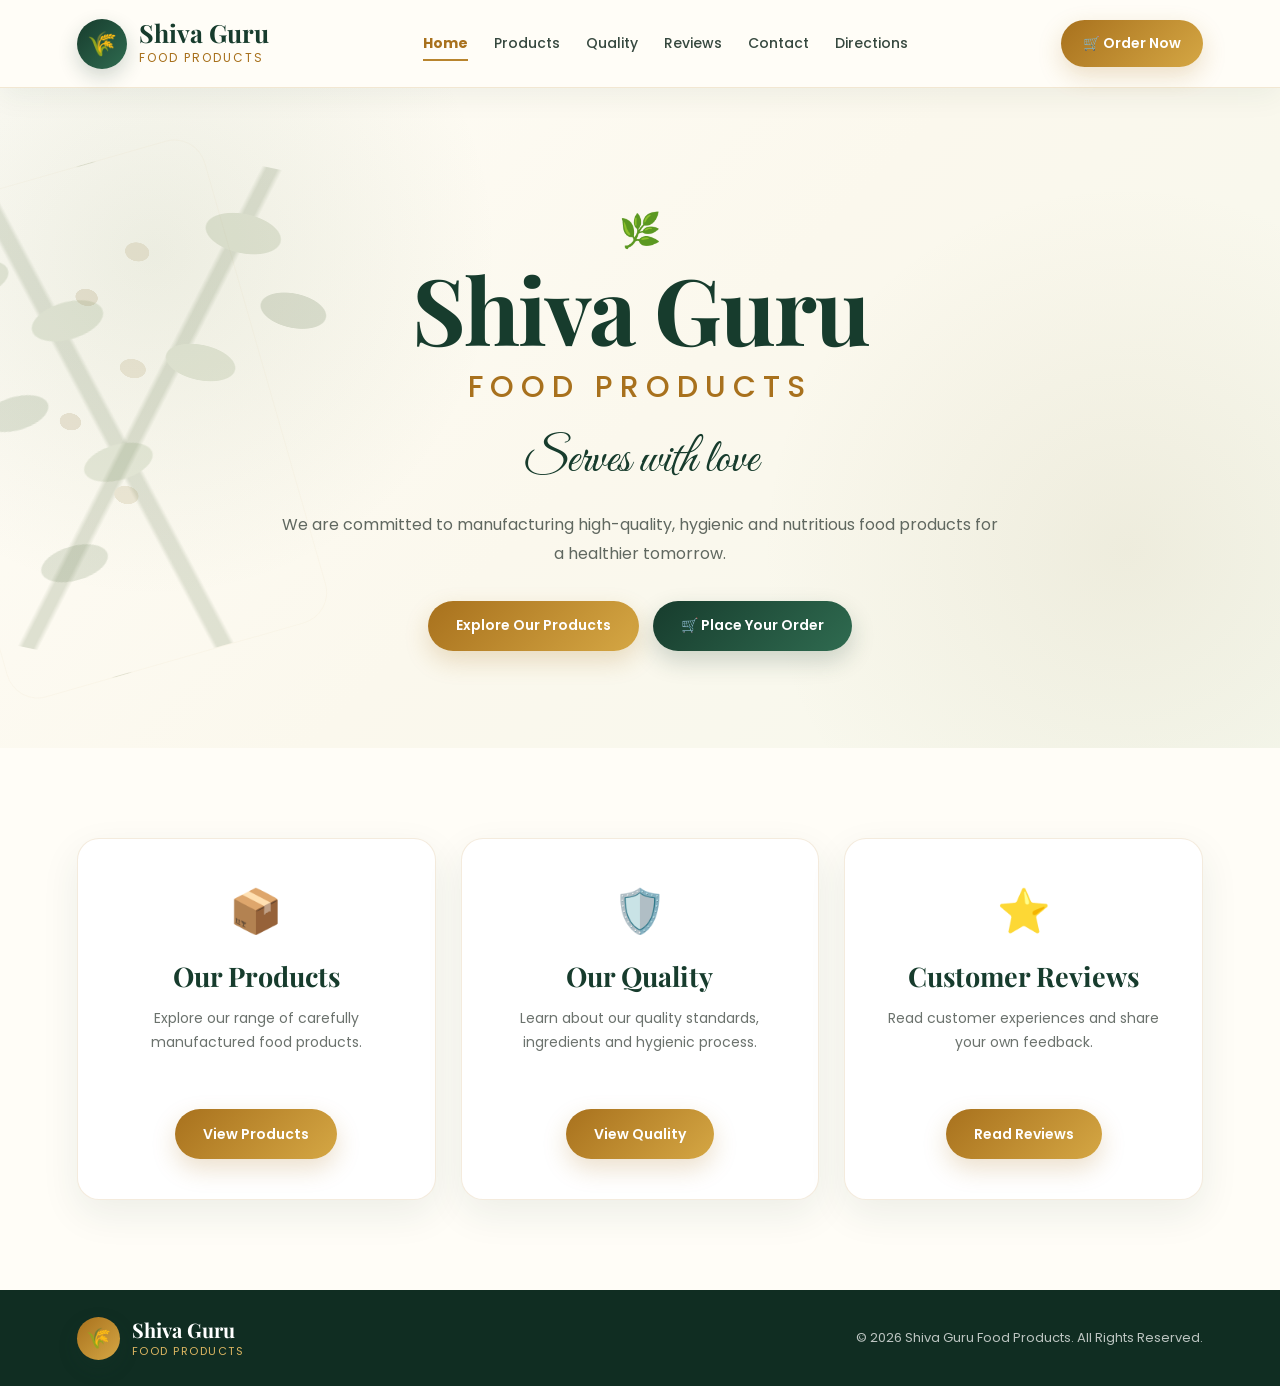
<file: index.html>
<!DOCTYPE html>
<html lang="en">
<head>
  <meta charset="UTF-8">
  <meta name="viewport" content="width=device-width, initial-scale=1.0">

  <title>Shiva Guru Food Products</title>

  <link
    href="https://fonts.googleapis.com/css2?family=Playfair+Display:wght@600;700;800&family=Poppins:wght@300;400;500;600;700&family=Great+Vibes&display=swap"
    rel="stylesheet"
  >

  <link rel="stylesheet" href="style.css">
</head>

<body>

  <div class="bg-line factory"></div>
  <div class="bg-line jar"></div>
  <div class="bg-line wheat"></div>

  <header class="navbar">
    <a href="index.html" class="brand">
      <div class="logo">🌾</div>

      <div>
        <h2>Shiva Guru</h2>
        <p>Food Products</p>
      </div>
    </a>

    <nav>
      <a href="index.html" class="active">Home</a>
      <a href="products.html">Products</a>
      <a href="quality.html">Quality</a>
      <a href="reviews.html">Reviews</a>
      <a href="contact.html">Contact</a>
      <a href="directions.html">Directions</a>
    </nav>

    <a href="products.html#order" class="nav-btn">
      🛒 Order Now
    </a>
  </header>

  <main>
    <section class="hero">
      <div class="hero-content">
        <div class="small-icon">🌿</div>

        <h1>Shiva Guru</h1>
        <h3>Food Products</h3>

        <p class="slogan">Serves with love</p>

        <p class="hero-text">
          We are committed to manufacturing high-quality, hygienic and
          nutritious food products for a healthier tomorrow.
        </p>

        <div class="hero-buttons">
          <a href="products.html" class="main-btn">
            Explore Our Products
          </a>

          <a href="products.html#order" class="main-btn order-main-btn">
            🛒 Place Your Order
          </a>
        </div>
      </div>
    </section>

    <section class="home-navigation-section">
      <div class="home-navigation-grid">

        <article class="home-navigation-card">
          <span>📦</span>
          <h2>Our Products</h2>
          <p>
            Explore our range of carefully manufactured food products.
          </p>
          <a href="products.html" class="main-btn">View Products</a>
        </article>

        <article class="home-navigation-card">
          <span>🛡️</span>
          <h2>Our Quality</h2>
          <p>
            Learn about our quality standards, ingredients and hygienic process.
          </p>
          <a href="quality.html" class="main-btn">View Quality</a>
        </article>

        <article class="home-navigation-card">
          <span>⭐</span>
          <h2>Customer Reviews</h2>
          <p>
            Read customer experiences and share your own feedback.
          </p>
          <a href="reviews.html" class="main-btn">Read Reviews</a>
        </article>

      </div>
    </section>
  </main>

  <footer>
    <div class="footer-brand">
      <div class="logo">🌾</div>

      <div>
        <h3>Shiva Guru</h3>
        <p>Food Products</p>
      </div>
    </div>

    <p>© 2026 Shiva Guru Food Products. All Rights Reserved.</p>
  </footer>

  <script src="script.js"></script>
</body>
</html>
</file>
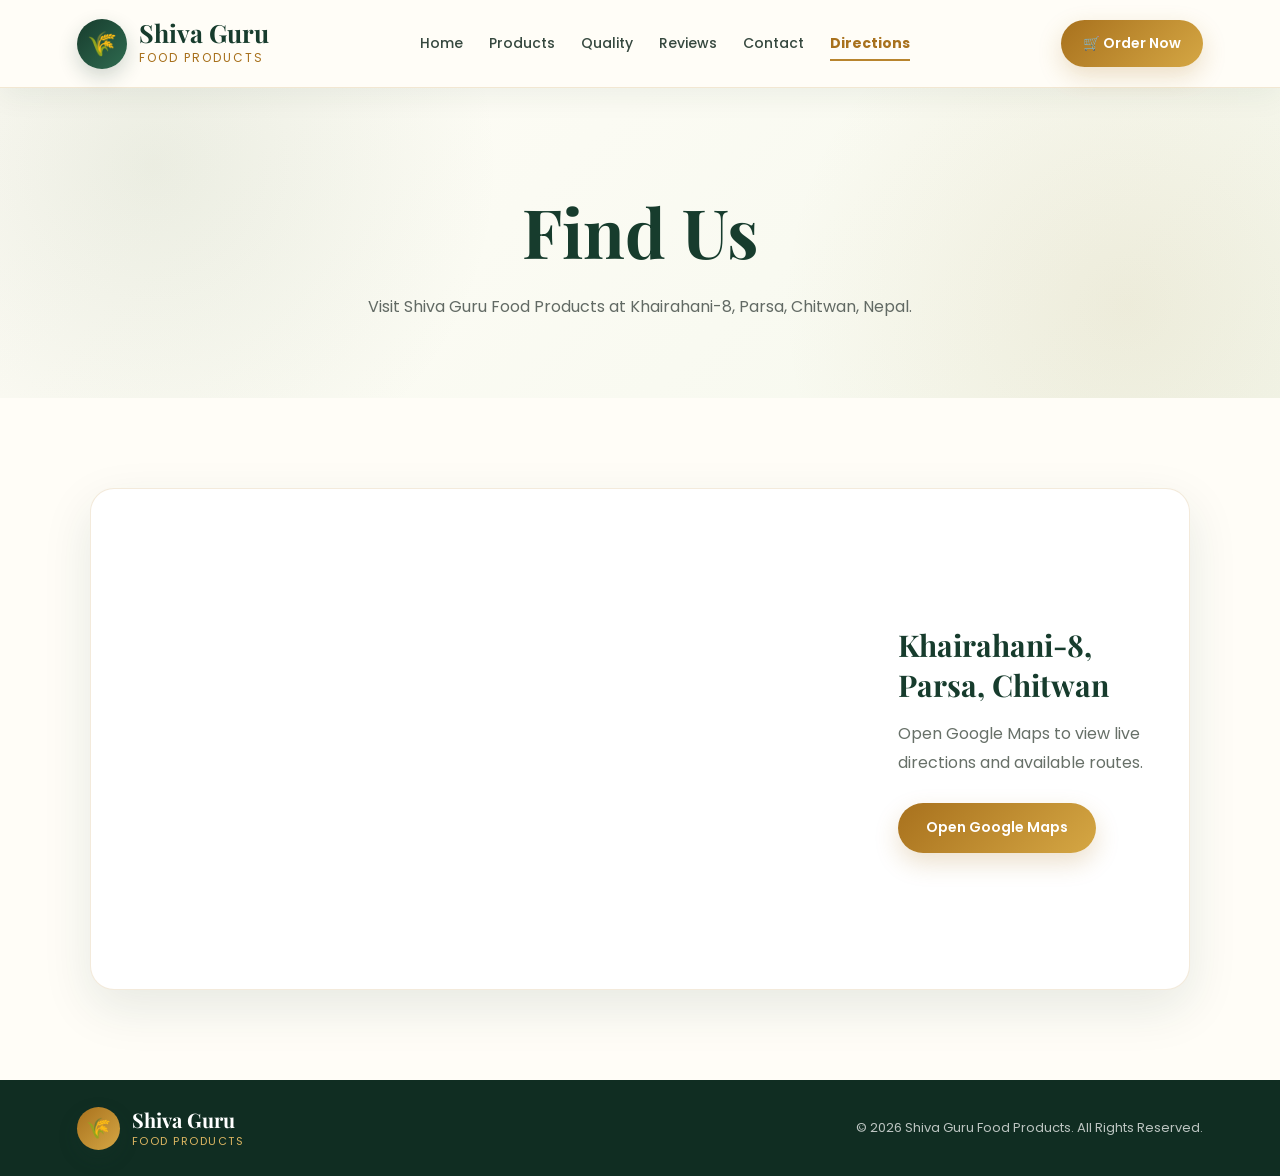
<file: directions.html>
<!DOCTYPE html>
<html lang="en">
<head>
  <meta charset="UTF-8">
  <meta name="viewport" content="width=device-width, initial-scale=1.0">

  <title>Directions | Shiva Guru Food Products</title>

  <link
    href="https://fonts.googleapis.com/css2?family=Playfair+Display:wght@600;700;800&family=Poppins:wght@300;400;500;600;700&family=Great+Vibes&display=swap"
    rel="stylesheet"
  >

  <link rel="stylesheet" href="style.css">
</head>

<body>

  <header class="navbar">
    <a href="index.html" class="brand">
      <div class="logo">🌾</div>

      <div>
        <h2>Shiva Guru</h2>
        <p>Food Products</p>
      </div>
    </a>

    <nav>
      <a href="index.html">Home</a>
      <a href="products.html">Products</a>
      <a href="quality.html">Quality</a>
      <a href="reviews.html">Reviews</a>
      <a href="contact.html">Contact</a>
      <a href="directions.html" class="active">Directions</a>
    </nav>

    <a href="products.html#order" class="nav-btn">
      🛒 Order Now
    </a>
  </header>

  <main>
    <section class="page-hero">
      <h1>Find Us</h1>

      <p>
        Visit Shiva Guru Food Products at Khairahani-8, Parsa,
        Chitwan, Nepal.
      </p>
    </section>

    <section class="directions-section">
      <div class="map-card">

        <iframe
          title="Shiva Guru Food Products location"
          src="https://www.google.com/maps?q=Khairahani-8%2C%20Parsa%2C%20Chitwan%2C%20Nepal&output=embed"
          loading="lazy"
          allowfullscreen
        ></iframe>

        <div class="map-details">
          <h2>Khairahani-8, Parsa, Chitwan</h2>

          <p>
            Open Google Maps to view live directions and available routes.
          </p>

          <a
            class="main-btn"
            href="https://www.google.com/maps/search/?api=1&query=Khairahani-8%2C+Parsa%2C+Chitwan%2C+Nepal"
            target="_blank"
            rel="noopener noreferrer"
          >
            Open Google Maps
          </a>
        </div>

      </div>
    </section>
  </main>

  <footer>
    <div class="footer-brand">
      <div class="logo">🌾</div>

      <div>
        <h3>Shiva Guru</h3>
        <p>Food Products</p>
      </div>
    </div>

    <p>© 2026 Shiva Guru Food Products. All Rights Reserved.</p>
  </footer>

  <script src="script.js"></script>
</body>
</html>
</file>
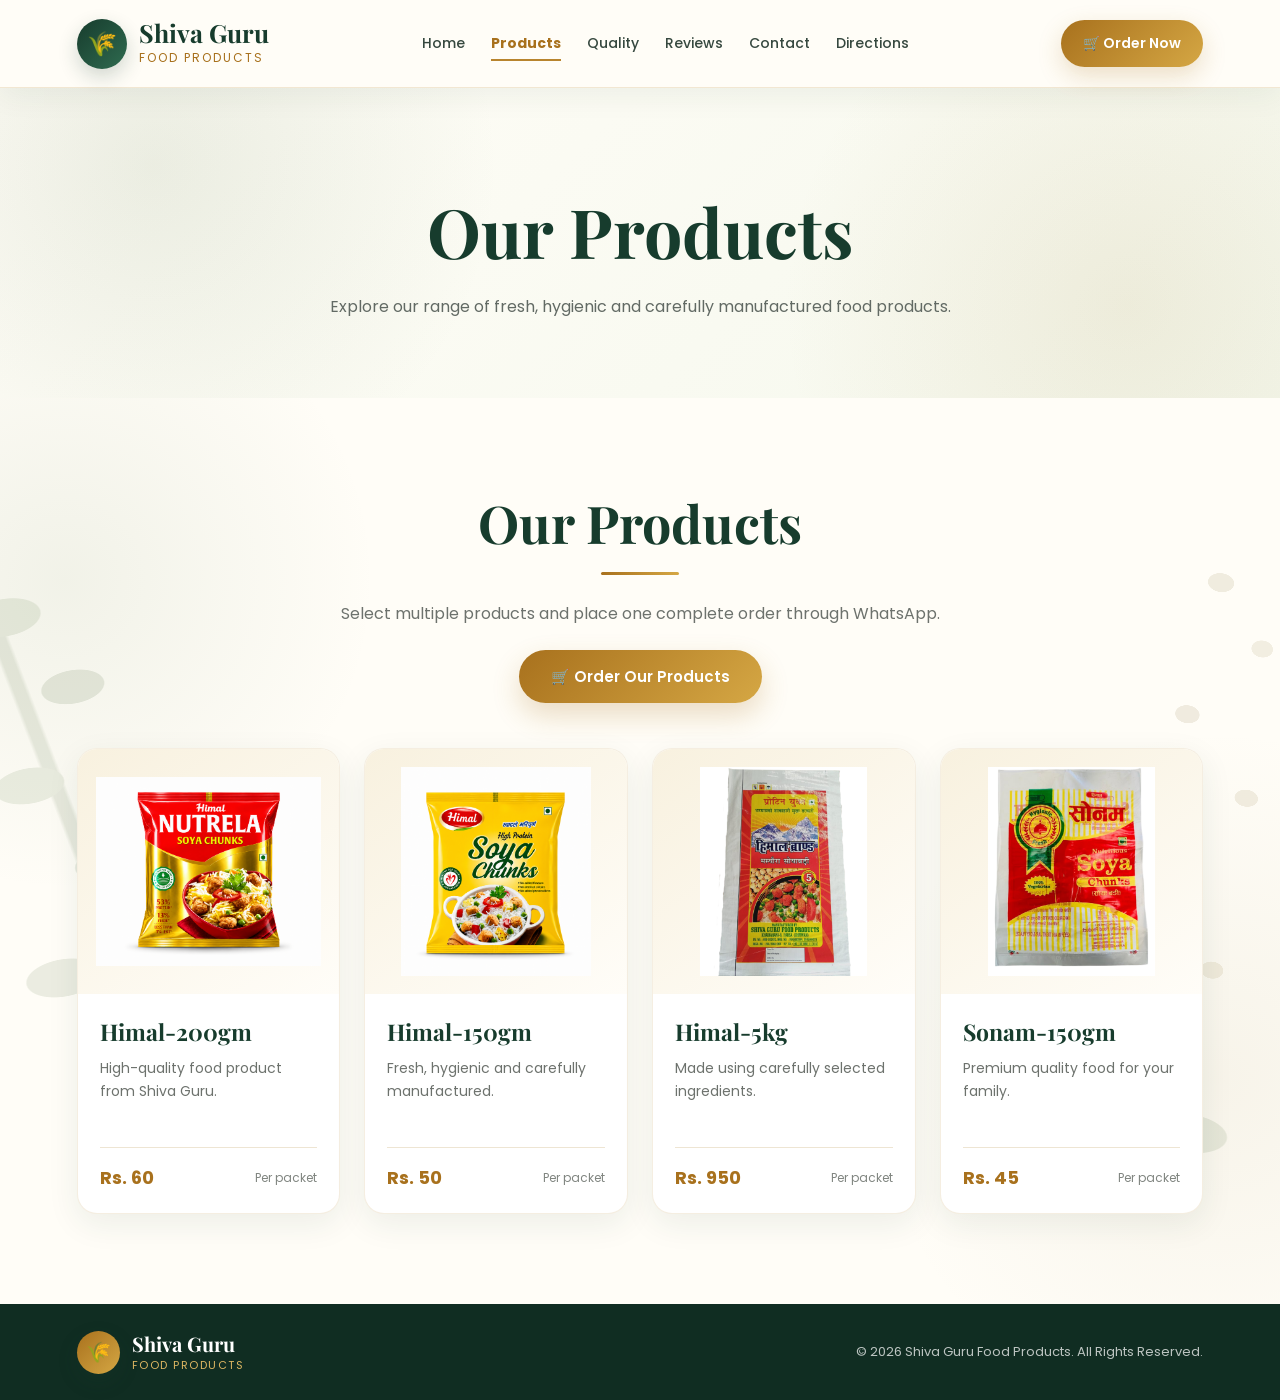
<file: products.html>
<!DOCTYPE html>
<html lang="en">
<head>
  <meta charset="UTF-8">
  <meta name="viewport" content="width=device-width, initial-scale=1.0">

  <title>Products | Shiva Guru Food Products</title>

  <link
    href="https://fonts.googleapis.com/css2?family=Playfair+Display:wght@600;700;800&family=Poppins:wght@300;400;500;600;700&family=Great+Vibes&display=swap"
    rel="stylesheet"
  >

  <link rel="stylesheet" href="style.css">
</head>

<body>

  <div class="bg-line factory"></div>
  <div class="bg-line jar"></div>
  <div class="bg-line wheat"></div>

  <header class="navbar">
    <a href="index.html" class="brand">
      <div class="logo">🌾</div>

      <div>
        <h2>Shiva Guru</h2>
        <p>Food Products</p>
      </div>
    </a>

    <nav>
      <a href="index.html">Home</a>
      <a href="products.html" class="active">Products</a>
      <a href="quality.html">Quality</a>
      <a href="reviews.html">Reviews</a>
      <a href="contact.html">Contact</a>
      <a href="directions.html">Directions</a>
    </nav>

    <button class="nav-btn" type="button" onclick="openOrderModal()">
      🛒 Order Now
    </button>
  </header>

  <main>
    <section class="page-hero">
      <h1>Our Products</h1>

      <p>
        Explore our range of fresh, hygienic and carefully manufactured
        food products.
      </p>
    </section>

    <section class="products">
      <h2>Our Products</h2>

      <div class="divider"></div>

      <p class="section-description">
        Select multiple products and place one complete order through WhatsApp.
      </p>

      <button
        class="all-products-order-btn"
        type="button"
        onclick="openOrderModal()"
      >
        🛒 Order Our Products
      </button>

      <div class="product-grid" id="productGrid"></div>
    </section>
  </main>

  <footer>
    <div class="footer-brand">
      <div class="logo">🌾</div>

      <div>
        <h3>Shiva Guru</h3>
        <p>Food Products</p>
      </div>
    </div>

    <p>© 2026 Shiva Guru Food Products. All Rights Reserved.</p>
  </footer>

  <!-- Order modal -->
  <div class="modal" id="orderModal">
    <div class="modal-content combined-order-modal">

      <button
        class="close-btn"
        type="button"
        onclick="closeOrderModal()"
        aria-label="Close order form"
      >
        ×
      </button>

      <div class="order-heading">
        <h2>Place Your Order</h2>

        <p>
          Select products, enter your information and send the order on WhatsApp.
        </p>
      </div>

      <div class="order-layout">

        <div class="order-products-side">
          <h3>Select Products</h3>

          <div id="orderProductList" class="order-product-list"></div>
        </div>

        <div class="customer-details-side">
          <h3>Your Details</h3>

          <label for="customerName">Full Name</label>

          <input
            type="text"
            id="customerName"
            placeholder="Enter your full name"
          >

          <label for="customerPhone">Contact Number</label>

          <input
            type="tel"
            id="customerPhone"
            placeholder="Enter your contact number"
          >

          <label for="customerAddress">Delivery Address</label>

          <textarea
            id="customerAddress"
            placeholder="Enter your complete delivery address"
            rows="4"
          ></textarea>

          <label for="customerNote">Additional Note</label>

          <textarea
            id="customerNote"
            placeholder="Any special instructions"
            rows="3"
          ></textarea>

          <div class="order-summary">
            <div class="summary-row">
              <span>Selected items</span>
              <strong id="selectedItemsCount">0</strong>
            </div>

            <div class="summary-row total-row">
              <span>Total Price</span>
              <strong id="orderTotal">Rs. 0</strong>
            </div>
          </div>

          <button
            class="send-order-btn"
            type="button"
            onclick="sendCompleteOrder()"
          >
            Send Order on WhatsApp
          </button>

          <p class="order-warning" id="orderWarning"></p>
        </div>

      </div>
    </div>
  </div>

  <script src="script.js"></script>
</body>
</html>
</file>
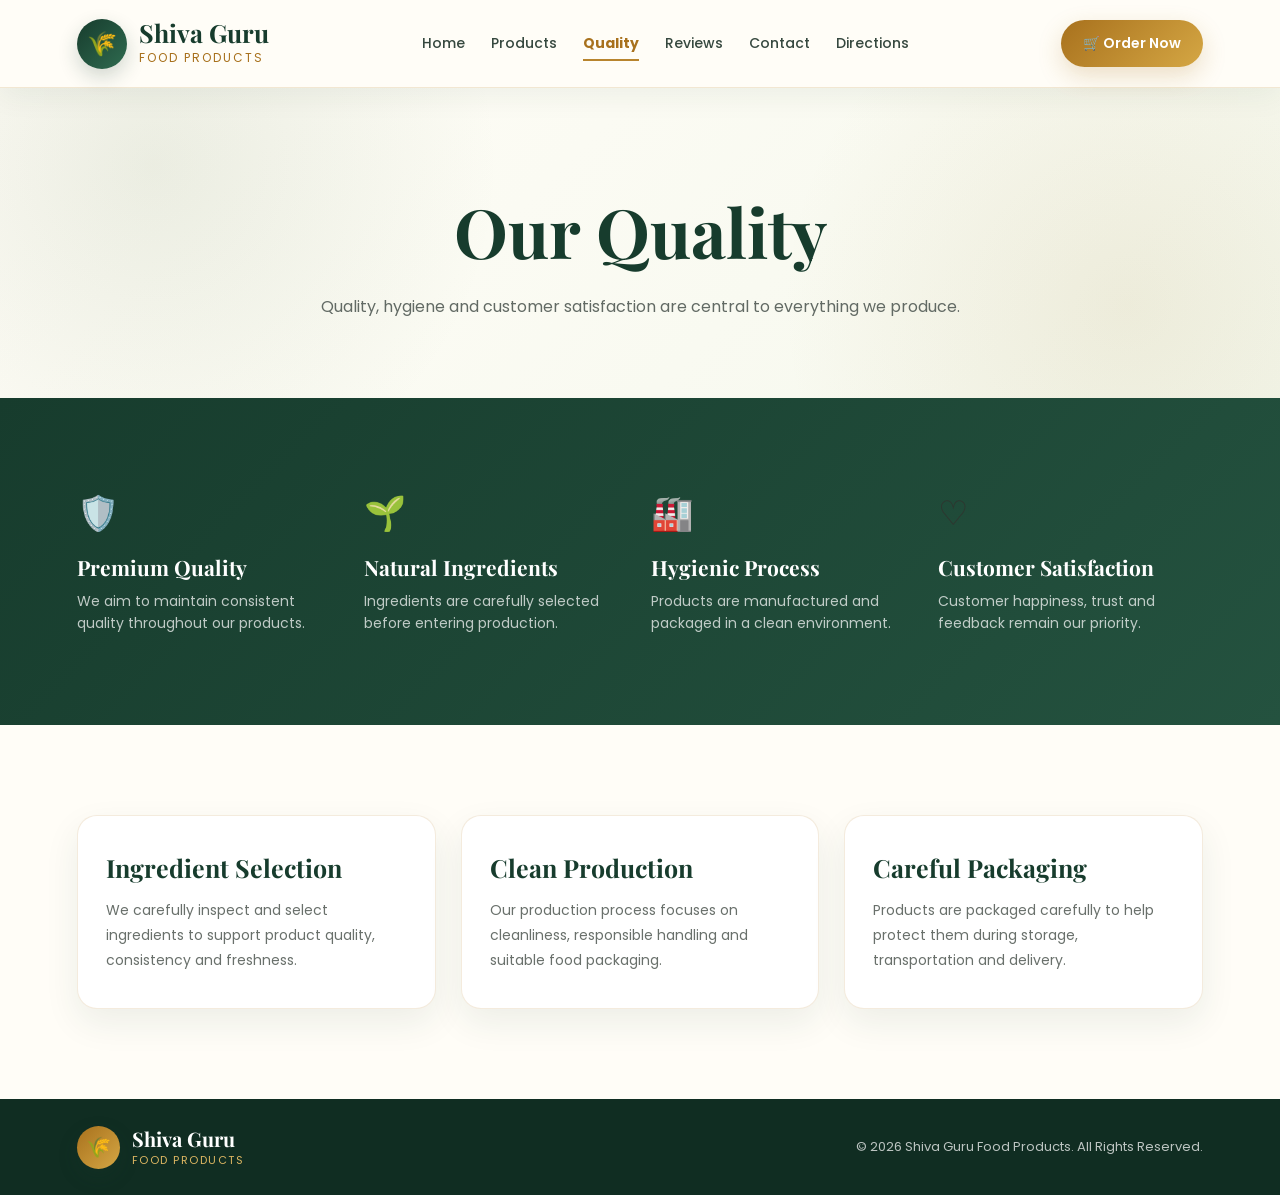
<file: quality.html>
<!DOCTYPE html>
<html lang="en">
<head>
  <meta charset="UTF-8">
  <meta name="viewport" content="width=device-width, initial-scale=1.0">

  <title>Quality | Shiva Guru Food Products</title>

  <link
    href="https://fonts.googleapis.com/css2?family=Playfair+Display:wght@600;700;800&family=Poppins:wght@300;400;500;600;700&family=Great+Vibes&display=swap"
    rel="stylesheet"
  >

  <link rel="stylesheet" href="style.css">
</head>

<body>

  <header class="navbar">
    <a href="index.html" class="brand">
      <div class="logo">🌾</div>

      <div>
        <h2>Shiva Guru</h2>
        <p>Food Products</p>
      </div>
    </a>

    <nav>
      <a href="index.html">Home</a>
      <a href="products.html">Products</a>
      <a href="quality.html" class="active">Quality</a>
      <a href="reviews.html">Reviews</a>
      <a href="contact.html">Contact</a>
      <a href="directions.html">Directions</a>
    </nav>

    <a href="products.html#order" class="nav-btn">
      🛒 Order Now
    </a>
  </header>

  <main>
    <section class="page-hero">
      <h1>Our Quality</h1>

      <p>
        Quality, hygiene and customer satisfaction are central to everything
        we produce.
      </p>
    </section>

    <section class="quality quality-page">
      <div class="quality-box">

        <article>
          <span>🛡️</span>
          <h4>Premium Quality</h4>
          <p>
            We aim to maintain consistent quality throughout our products.
          </p>
        </article>

        <article>
          <span>🌱</span>
          <h4>Natural Ingredients</h4>
          <p>
            Ingredients are carefully selected before entering production.
          </p>
        </article>

        <article>
          <span>🏭</span>
          <h4>Hygienic Process</h4>
          <p>
            Products are manufactured and packaged in a clean environment.
          </p>
        </article>

        <article>
          <span>♡</span>
          <h4>Customer Satisfaction</h4>
          <p>
            Customer happiness, trust and feedback remain our priority.
          </p>
        </article>

      </div>
    </section>

    <section class="quality-information">
      <div class="quality-information-container">

        <article class="information-card">
          <h2>Ingredient Selection</h2>

          <p>
            We carefully inspect and select ingredients to support product
            quality, consistency and freshness.
          </p>
        </article>

        <article class="information-card">
          <h2>Clean Production</h2>

          <p>
            Our production process focuses on cleanliness, responsible handling
            and suitable food packaging.
          </p>
        </article>

        <article class="information-card">
          <h2>Careful Packaging</h2>

          <p>
            Products are packaged carefully to help protect them during storage,
            transportation and delivery.
          </p>
        </article>

      </div>
    </section>
  </main>

  <footer>
    <div class="footer-brand">
      <div class="logo">🌾</div>

      <div>
        <h3>Shiva Guru</h3>
        <p>Food Products</p>
      </div>
    </div>

    <p>© 2026 Shiva Guru Food Products. All Rights Reserved.</p>
  </footer>

  <script src="script.js"></script>
</body>
</html>
</file>
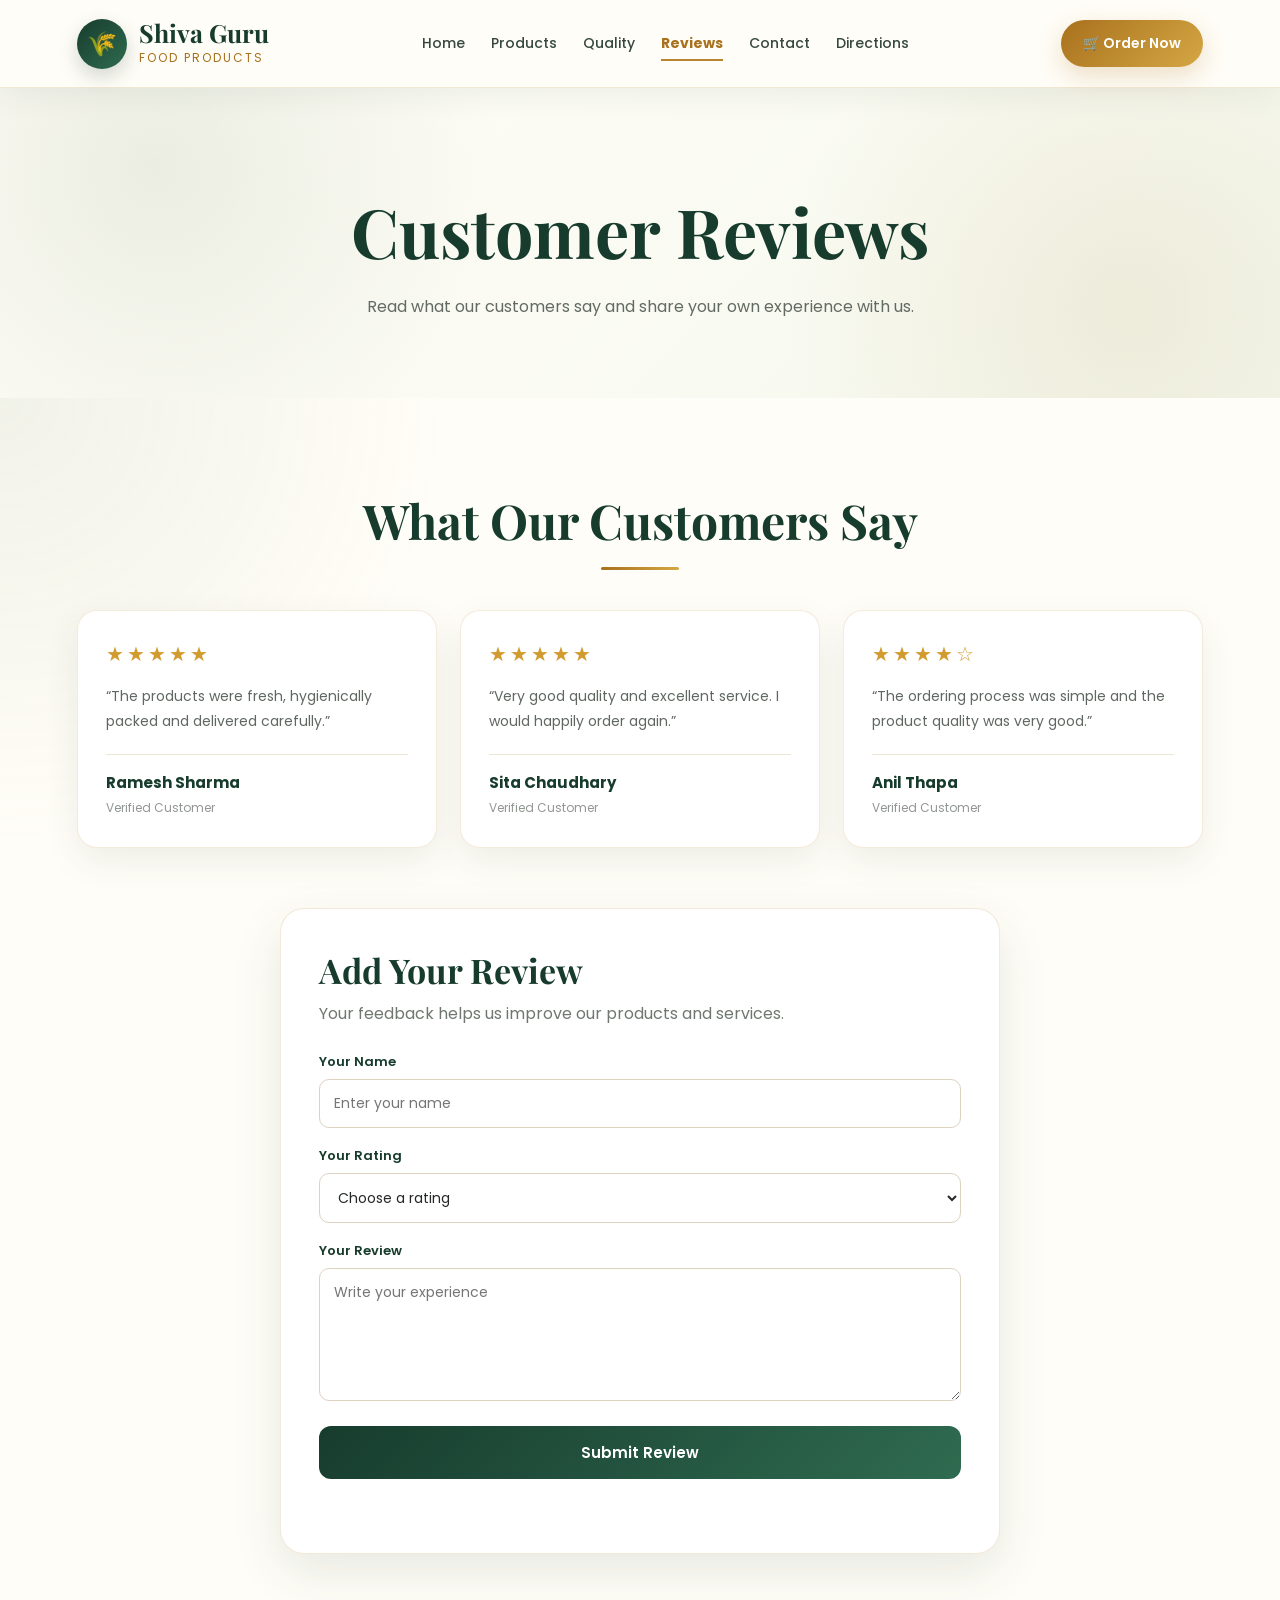
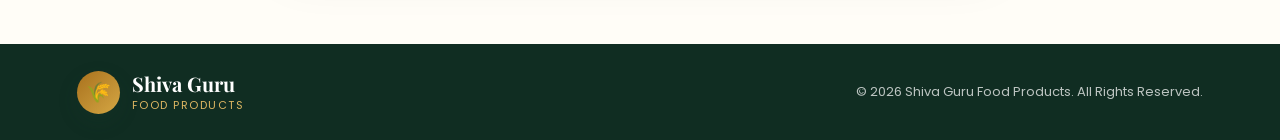
<file: reviews.html>
<!DOCTYPE html>
<html lang="en">
<head>
  <meta charset="UTF-8">
  <meta name="viewport" content="width=device-width, initial-scale=1.0">

  <title>Reviews | Shiva Guru Food Products</title>

  <link
    href="https://fonts.googleapis.com/css2?family=Playfair+Display:wght@600;700;800&family=Poppins:wght@300;400;500;600;700&family=Great+Vibes&display=swap"
    rel="stylesheet"
  >

  <link rel="stylesheet" href="style.css">
</head>

<body>

  <header class="navbar">
    <a href="index.html" class="brand">
      <div class="logo">🌾</div>

      <div>
        <h2>Shiva Guru</h2>
        <p>Food Products</p>
      </div>
    </a>

    <nav>
      <a href="index.html">Home</a>
      <a href="products.html">Products</a>
      <a href="quality.html">Quality</a>
      <a href="reviews.html" class="active">Reviews</a>
      <a href="contact.html">Contact</a>
      <a href="directions.html">Directions</a>
    </nav>

    <a href="products.html#order" class="nav-btn">
      🛒 Order Now
    </a>
  </header>

  <main>
    <section class="page-hero">
      <h1>Customer Reviews</h1>

      <p>
        Read what our customers say and share your own experience with us.
      </p>
    </section>

    <section class="reviews-section">
      <div class="reviews-container">

        <div class="review-heading">
          <h2>What Our Customers Say</h2>
          <div class="divider"></div>
        </div>

        <div class="review-grid" id="reviewList"></div>

        <section class="review-form-card">
          <h2>Add Your Review</h2>

          <p>
            Your feedback helps us improve our products and services.
          </p>

          <form id="reviewForm">

            <label for="reviewName">Your Name</label>

            <input
              id="reviewName"
              type="text"
              maxlength="60"
              placeholder="Enter your name"
              required
            >

            <label for="reviewRating">Your Rating</label>

            <select id="reviewRating" required>
              <option value="">Choose a rating</option>
              <option value="5">5 – Excellent</option>
              <option value="4">4 – Very Good</option>
              <option value="3">3 – Good</option>
              <option value="2">2 – Fair</option>
              <option value="1">1 – Poor</option>
            </select>

            <label for="reviewText">Your Review</label>

            <textarea
              id="reviewText"
              rows="5"
              maxlength="500"
              placeholder="Write your experience"
              required
            ></textarea>

            <button class="review-submit" type="submit">
              Submit Review
            </button>

            <p class="review-message" id="reviewMessage"></p>
          </form>
        </section>

      </div>
    </section>
  </main>

  <footer>
    <div class="footer-brand">
      <div class="logo">🌾</div>

      <div>
        <h3>Shiva Guru</h3>
        <p>Food Products</p>
      </div>
    </div>

    <p>© 2026 Shiva Guru Food Products. All Rights Reserved.</p>
  </footer>

  <script src="script.js"></script>
</body>
</html>
</file>
<file: style.css>
/* =========================================================
   SHIVA GURU FOOD PRODUCTS
   COMPLETE WEBSITE STYLESHEET
========================================================= */

* {
  margin: 0;
  padding: 0;
  box-sizing: border-box;
}

html {
  scroll-behavior: smooth;
}

body {
  font-family: "Poppins", sans-serif;
  color: #2f352f;
  background: #fffdf7;
  overflow-x: hidden;
}

button,
input,
textarea {
  font-family: inherit;
}

button {
  border: none;
}

a {
  text-decoration: none;
}

img {
  max-width: 100%;
  display: block;
}

body.modal-open {
  overflow: hidden;
}

/* =========================================================
   DECORATIVE BACKGROUND
========================================================= */

.bg-line {
  position: fixed;
  z-index: -1;
  opacity: 0.045;
  pointer-events: none;
}

.bg-line.factory {
  top: 180px;
  left: -40px;
  width: 260px;
  height: 260px;
  border: 4px solid #173c2d;
  border-radius: 40% 60% 50% 40%;
  transform: rotate(20deg);
}

.bg-line.jar {
  right: -70px;
  top: 390px;
  width: 300px;
  height: 300px;
  border: 4px solid #b8842d;
  border-radius: 50%;
}

.bg-line.wheat {
  left: 35%;
  bottom: -110px;
  width: 380px;
  height: 380px;
  border: 4px solid #173c2d;
  border-radius: 50%;
}

/* =========================================================
   NAVBAR
========================================================= */

.navbar {
  position: sticky;
  top: 0;
  z-index: 1000;

  width: 100%;
  min-height: 88px;

  display: flex;
  align-items: center;
  justify-content: space-between;
  gap: 30px;

  padding: 14px 6%;

  background: rgba(255, 253, 247, 0.96);
  backdrop-filter: blur(12px);

  border-bottom: 1px solid rgba(184, 132, 45, 0.18);
  box-shadow: 0 8px 28px rgba(23, 60, 45, 0.06);
}

.brand {
  display: flex;
  align-items: center;
  gap: 12px;
  flex-shrink: 0;
}

.logo {
  width: 50px;
  height: 50px;

  display: flex;
  align-items: center;
  justify-content: center;

  border-radius: 50%;

  background: linear-gradient(135deg, #173c2d, #2f6b50);
  color: white;

  font-size: 24px;

  box-shadow: 0 8px 20px rgba(23, 60, 45, 0.2);
}

.brand h2 {
  font-family: "Playfair Display", serif;
  color: #173c2d;
  font-size: 25px;
  line-height: 1;
}

.brand p {
  margin-top: 4px;
  color: #a8711d;
  font-size: 12px;
  letter-spacing: 2px;
  text-transform: uppercase;
}

.navbar nav {
  display: flex;
  align-items: center;
  justify-content: center;
  gap: 26px;
}

.navbar nav a {
  position: relative;

  color: #36483f;
  font-size: 14px;
  font-weight: 500;

  transition: color 0.25s ease;
}

.navbar nav a::after {
  content: "";

  position: absolute;
  left: 0;
  bottom: -7px;

  width: 0;
  height: 2px;

  background: #b8842d;

  transition: width 0.25s ease;
}

.navbar nav a:hover {
  color: #a8711d;
}

.navbar nav a:hover::after {
  width: 100%;
}

.nav-btn {
  display: inline-flex;
  align-items: center;
  justify-content: center;
  gap: 8px;

  padding: 13px 22px;

  border-radius: 50px;

  background: linear-gradient(135deg, #a8711d, #d5a744);
  color: white;

  font-size: 14px;
  font-weight: 600;

  cursor: pointer;

  box-shadow: 0 9px 24px rgba(168, 113, 29, 0.22);

  transition:
    transform 0.25s ease,
    box-shadow 0.25s ease;
}

.nav-btn:hover {
  transform: translateY(-2px);
  box-shadow: 0 13px 30px rgba(168, 113, 29, 0.3);
}

/* =========================================================
   HERO SECTION
========================================================= */

.hero {
  position: relative;

  min-height: 660px;

  display: flex;
  align-items: center;
  justify-content: center;

  padding: 110px 20px 90px;

  text-align: center;

  background:
    linear-gradient(
      rgba(255, 253, 247, 0.88),
      rgba(255, 253, 247, 0.94)
    ),
    radial-gradient(circle at top left, #ecdfbe 0%, transparent 36%),
    radial-gradient(circle at bottom right, #d8eadf 0%, transparent 34%);
}

.hero::before {
  content: "";

  position: absolute;
  inset: 30px 5%;

  border: 1px solid rgba(184, 132, 45, 0.18);
  border-radius: 32px;

  pointer-events: none;
}

.hero-content {
  position: relative;
  z-index: 2;

  width: min(820px, 100%);
}

.small-icon {
  margin-bottom: 8px;
  font-size: 34px;
}

.hero h1 {
  font-family: "Playfair Display", serif;
  color: #173c2d;

  font-size: clamp(52px, 8vw, 92px);
  line-height: 0.95;
  letter-spacing: -2px;
}

.hero h3 {
  margin-top: 13px;

  color: #a8711d;

  font-size: clamp(18px, 3vw, 30px);
  font-weight: 500;
  letter-spacing: 7px;
  text-transform: uppercase;
}

.slogan {
  margin-top: 20px;

  font-family: "Great Vibes", cursive;
  color: #173c2d;

  font-size: clamp(30px, 5vw, 48px);
}

.hero-text {
  max-width: 720px;

  margin: 20px auto 0;

  color: #606860;

  font-size: 16px;
  line-height: 1.85;
}

.hero-buttons {
  display: flex;
  align-items: center;
  justify-content: center;
  flex-wrap: wrap;
  gap: 14px;

  margin-top: 32px;
}

.main-btn {
  display: inline-flex;
  align-items: center;
  justify-content: center;

  min-height: 50px;

  padding: 14px 28px;

  border-radius: 50px;

  background: linear-gradient(135deg, #a8711d, #d5a744);
  color: #ffffff;

  font-size: 14px;
  font-weight: 600;

  cursor: pointer;

  box-shadow: 0 10px 25px rgba(168, 113, 29, 0.22);

  transition:
    transform 0.25s ease,
    box-shadow 0.25s ease,
    background 0.25s ease;
}

.main-btn:hover {
  transform: translateY(-3px);
  box-shadow: 0 14px 32px rgba(168, 113, 29, 0.3);
}

.order-main-btn {
  background: linear-gradient(135deg, #173c2d, #2f6b50);
  box-shadow: 0 10px 25px rgba(23, 60, 45, 0.2);
}

/* =========================================================
   COMMON SECTION STYLES
========================================================= */

.products,
.quality,
.contact-section {
  padding: 90px 6%;
}

.products {
  background: #fffdf7;
}

.products > h2,
.contact-info h2,
.qr-box h2 {
  font-family: "Playfair Display", serif;
  color: #173c2d;
}

.products > h2 {
  text-align: center;
  font-size: clamp(34px, 5vw, 52px);
}

.divider {
  width: 78px;
  height: 3px;

  margin: 15px auto 25px;

  border-radius: 20px;

  background: linear-gradient(90deg, #a8711d, #d5a744);
}

.divider.small {
  width: 55px;
  margin: 12px 0 24px;
}

.section-description {
  max-width: 680px;

  margin: 0 auto 22px;

  color: #6d726d;

  text-align: center;
  line-height: 1.75;
}

.all-products-order-btn {
  display: block;

  margin: 0 auto 45px;
  padding: 15px 32px;

  border-radius: 50px;

  background: linear-gradient(135deg, #a8711d, #d5a744);
  color: white;

  font-size: 15px;
  font-weight: 600;

  cursor: pointer;

  box-shadow: 0 12px 28px rgba(168, 113, 29, 0.24);

  transition:
    transform 0.25s ease,
    box-shadow 0.25s ease;
}

.all-products-order-btn:hover {
  transform: translateY(-3px);
  box-shadow: 0 16px 36px rgba(168, 113, 29, 0.32);
}

/* =========================================================
   PRODUCT GRID
========================================================= */

.product-grid {
  width: min(1200px, 100%);

  margin: 0 auto;

  display: grid;
  grid-template-columns: repeat(4, minmax(0, 1fr));
  gap: 24px;
}

.product-card {
  overflow: hidden;

  border: 1px solid rgba(184, 132, 45, 0.14);
  border-radius: 20px;

  background: white;

  box-shadow: 0 10px 32px rgba(23, 60, 45, 0.08);

  transition:
    transform 0.3s ease,
    box-shadow 0.3s ease;
}

.product-card:hover {
  transform: translateY(-8px);
  box-shadow: 0 18px 42px rgba(23, 60, 45, 0.15);
}

.product-image-wrapper {
  width: 100%;
  height: 245px;

  overflow: hidden;

  background: linear-gradient(145deg, #f8f1df, #fffdf8);
}

.product-image {
  width: 100%;
  height: 100%;

  padding: 18px;

  object-fit: contain;

  transition: transform 0.35s ease;
}

.product-card:hover .product-image {
  transform: scale(1.05);
}

.product-card-content {
  padding: 22px;
}

.product-card-content h3 {
  margin-bottom: 10px;

  font-family: "Playfair Display", serif;
  color: #173c2d;

  font-size: 23px;
}

.product-card-content p {
  min-height: 72px;

  margin-bottom: 18px;

  color: #6d726d;

  font-size: 14px;
  line-height: 1.65;
}

.product-card-bottom {
  display: flex;
  align-items: center;
  justify-content: space-between;
  gap: 12px;

  padding-top: 16px;

  border-top: 1px solid #eee5d3;
}

.product-card-bottom strong {
  color: #a8711d;
  font-size: 18px;
}

.product-card-bottom span {
  color: #818681;
  font-size: 12px;
}

/* =========================================================
   QUALITY SECTION
========================================================= */

.quality {
  background: linear-gradient(135deg, #173c2d, #24523f);
}

.quality-box {
  width: min(1180px, 100%);

  margin: 0 auto;

  display: grid;
  grid-template-columns: repeat(4, 1fr);
  gap: 22px;
}

.quality-box > div {
  padding: 34px 22px;

  border: 1px solid rgba(255, 255, 255, 0.12);
  border-radius: 18px;

  background: rgba(255, 255, 255, 0.06);

  text-align: center;

  transition:
    transform 0.25s ease,
    background 0.25s ease;
}

.quality-box > div:hover {
  transform: translateY(-5px);
  background: rgba(255, 255, 255, 0.1);
}

.quality-box span {
  display: block;

  margin-bottom: 14px;

  font-size: 34px;
}

.quality-box h4 {
  margin-bottom: 9px;

  color: white;

  font-family: "Playfair Display", serif;
  font-size: 21px;
}

.quality-box p {
  color: rgba(255, 255, 255, 0.72);

  font-size: 14px;
  line-height: 1.6;
}

/* =========================================================
   CONTACT SECTION
========================================================= */

.contact-section {
  background:
    linear-gradient(rgba(255, 253, 247, 0.97), rgba(255, 253, 247, 0.97)),
    radial-gradient(circle at top right, #d8eadf, transparent 40%);
}

.contact-card {
  width: min(1100px, 100%);

  margin: 0 auto;

  display: grid;
  grid-template-columns: 1fr 0.85fr;
  gap: 35px;

  padding: 38px;

  border: 1px solid rgba(184, 132, 45, 0.17);
  border-radius: 24px;

  background: white;

  box-shadow: 0 18px 50px rgba(23, 60, 45, 0.1);
}

.contact-info,
.qr-box {
  padding: 12px;
}

.contact-info h2,
.qr-box h2 {
  font-size: 34px;
}

.contact-info p {
  display: flex;
  align-items: flex-start;
  gap: 12px;

  margin-bottom: 18px;

  color: #5d655f;

  font-size: 14px;
  line-height: 1.65;

  word-break: break-word;
}

.circle-icon {
  flex: 0 0 38px;

  width: 38px;
  height: 38px;

  display: inline-flex;
  align-items: center;
  justify-content: center;

  border-radius: 50%;

  background: #f2e7ce;
  color: #a8711d;
}

.direction-btn {
  display: inline-flex;
  align-items: center;
  justify-content: center;
  gap: 8px;

  margin-top: 10px;
  padding: 13px 24px;

  border-radius: 50px;

  background: #173c2d;
  color: white;

  font-size: 14px;
  font-weight: 600;

  transition:
    transform 0.25s ease,
    background 0.25s ease;
}

.direction-btn:hover {
  transform: translateY(-2px);
  background: #a8711d;
}

.qr-box {
  text-align: center;
}

.qr-box .divider.small {
  margin-left: auto;
  margin-right: auto;
}

.qr-box > p {
  margin-bottom: 20px;
  color: #6d726d;
}

.qr-box img {
  width: 180px;
  height: 180px;

  margin: 0 auto 24px;

  padding: 10px;

  border: 1px solid #eadfc9;
  border-radius: 14px;

  background: white;
}

/* =========================================================
   FOOTER
========================================================= */

footer {
  display: flex;
  align-items: center;
  justify-content: space-between;
  gap: 30px;

  padding: 26px 6%;

  background: #102d22;
  color: rgba(255, 255, 255, 0.72);
}

.footer-brand {
  display: flex;
  align-items: center;
  gap: 12px;
}

.footer-brand .logo {
  width: 43px;
  height: 43px;
  font-size: 20px;
  background: linear-gradient(135deg, #a8711d, #d5a744);
}

.footer-brand h3 {
  color: white;
  font-family: "Playfair Display", serif;
  font-size: 20px;
}

.footer-brand p {
  color: #dcb662;
  font-size: 11px;
  letter-spacing: 1.5px;
  text-transform: uppercase;
}

footer > p {
  font-size: 13px;
}

/* =========================================================
   ORDER MODAL
========================================================= */

.modal {
  position: fixed;
  inset: 0;
  z-index: 9999;

  display: none;
  align-items: center;
  justify-content: center;

  padding: 24px;

  background: rgba(8, 22, 16, 0.8);
  backdrop-filter: blur(7px);

  overflow-y: auto;
}

.modal.show {
  display: flex;
}

.combined-order-modal {
  position: relative;

  width: min(1150px, 100%);
  max-height: 92vh;

  padding: 34px;

  overflow-y: auto;

  border-radius: 24px;

  background: white;

  box-shadow: 0 30px 90px rgba(0, 0, 0, 0.34);

  animation: modalOpen 0.3s ease;
}

@keyframes modalOpen {
  from {
    opacity: 0;
    transform: translateY(25px) scale(0.98);
  }

  to {
    opacity: 1;
    transform: translateY(0) scale(1);
  }
}

.close-btn {
  position: absolute;
  top: 17px;
  right: 19px;

  width: 42px;
  height: 42px;

  border-radius: 50%;

  background: #f3ead8;
  color: #173c2d;

  font-size: 27px;
  line-height: 1;

  cursor: pointer;

  transition:
    background 0.25s ease,
    color 0.25s ease,
    transform 0.25s ease;
}

.close-btn:hover {
  background: #a8711d;
  color: white;
  transform: rotate(90deg);
}

.order-heading {
  margin-bottom: 28px;
  padding-right: 50px;
}

.order-heading h2 {
  margin-bottom: 8px;

  font-family: "Playfair Display", serif;
  color: #173c2d;

  font-size: clamp(30px, 4vw, 42px);
}

.order-heading p {
  color: #717871;
  line-height: 1.65;
}

.order-layout {
  display: grid;
  grid-template-columns: minmax(0, 1.25fr) minmax(320px, 0.75fr);
  gap: 28px;
}

.order-products-side,
.customer-details-side {
  padding: 24px;

  border: 1px solid #eee3cd;
  border-radius: 18px;

  background: #fffdf8;
}

.order-products-side h3,
.customer-details-side h3 {
  margin-bottom: 20px;

  font-family: "Playfair Display", serif;
  color: #173c2d;

  font-size: 25px;
}

/* =========================================================
   ORDER PRODUCT LIST
========================================================= */

.order-product-list {
  display: flex;
  flex-direction: column;
  gap: 15px;
}

.order-product-item {
  display: grid;
  grid-template-columns: 95px minmax(0, 1fr) auto;
  align-items: center;
  gap: 16px;

  padding: 15px;

  border: 1px solid #ede4d3;
  border-radius: 15px;

  background: white;
}

.order-product-image {
  width: 95px;
  height: 95px;

  padding: 7px;

  border-radius: 12px;

  background: #f8f2e5;

  object-fit: contain;
}

.order-product-information h4 {
  margin-bottom: 5px;

  color: #173c2d;
  font-size: 17px;
}

.order-product-information p {
  margin-bottom: 13px;

  color: #747a74;
  font-size: 13px;
}

.quantity-controller {
  display: inline-flex;
  align-items: center;

  overflow: hidden;

  border: 1px solid #d9c8a5;
  border-radius: 50px;

  background: white;
}

.quantity-button {
  width: 38px;
  height: 35px;

  background: transparent;
  color: #173c2d;

  font-size: 21px;
  font-weight: 600;

  cursor: pointer;

  transition:
    background 0.2s ease,
    color 0.2s ease;
}

.quantity-button:hover {
  background: #a8711d;
  color: white;
}

.quantity-number {
  min-width: 36px;

  color: #173c2d;

  text-align: center;
  font-size: 15px;
  font-weight: 600;
}

.product-subtotal {
  min-width: 105px;
  text-align: right;
}

.product-subtotal span {
  display: block;

  margin-bottom: 4px;

  color: #858b85;
  font-size: 11px;
}

.product-subtotal strong {
  color: #a8711d;
  font-size: 15px;
}

/* =========================================================
   CUSTOMER FORM
========================================================= */

.customer-details-side label {
  display: block;

  margin-bottom: 7px;

  color: #173c2d;
  font-size: 13px;
  font-weight: 600;
}

.customer-details-side input,
.customer-details-side textarea {
  width: 100%;

  margin-bottom: 17px;
  padding: 13px 14px;

  border: 1px solid #dcd2bf;
  border-radius: 10px;

  background: white;
  color: #252925;

  font-size: 14px;

  outline: none;

  transition:
    border-color 0.2s ease,
    box-shadow 0.2s ease;
}

.customer-details-side textarea {
  resize: vertical;
}

.customer-details-side input:focus,
.customer-details-side textarea:focus {
  border-color: #a8711d;
  box-shadow: 0 0 0 3px rgba(168, 113, 29, 0.12);
}

.order-summary {
  margin-top: 4px;
  padding: 17px;

  border-radius: 12px;

  background: #f3ead8;
}

.summary-row {
  display: flex;
  align-items: center;
  justify-content: space-between;

  color: #555d57;
  font-size: 14px;
}

.total-row {
  margin-top: 12px;
  padding-top: 12px;

  border-top: 1px solid #d6c39b;

  color: #173c2d;
  font-size: 18px;
}

.total-row strong {
  color: #a8711d;
  font-size: 22px;
}

.send-order-btn {
  width: 100%;

  margin-top: 17px;
  padding: 15px;

  border-radius: 12px;

  background: #25d366;
  color: white;

  font-size: 15px;
  font-weight: 600;

  cursor: pointer;

  box-shadow: 0 8px 20px rgba(37, 211, 102, 0.22);

  transition:
    transform 0.25s ease,
    background 0.25s ease;
}

.send-order-btn:hover {
  transform: translateY(-2px);
  background: #1dbd59;
}

.order-warning {
  min-height: 20px;

  margin-top: 12px;

  color: #c62828;

  text-align: center;
  font-size: 13px;
  font-weight: 500;
}

/* =========================================================
   TABLET RESPONSIVE
========================================================= */

@media (max-width: 1050px) {
  .navbar {
    flex-wrap: wrap;
    justify-content: center;
  }

  .brand {
    margin-right: auto;
  }

  .navbar nav {
    order: 3;
    width: 100%;
    padding-top: 8px;
  }

  .product-grid {
    grid-template-columns: repeat(2, minmax(0, 1fr));
  }

  .quality-box {
    grid-template-columns: repeat(2, 1fr);
  }

  .order-layout {
    grid-template-columns: 1fr;
  }
}

/* =========================================================
   MOBILE RESPONSIVE
========================================================= */

@media (max-width: 720px) {
  .navbar {
    padding: 13px 18px;
    gap: 14px;
  }

  .brand h2 {
    font-size: 21px;
  }

  .logo {
    width: 44px;
    height: 44px;
  }

  .nav-btn {
    padding: 11px 16px;
    font-size: 12px;
  }

  .navbar nav {
    justify-content: flex-start;
    gap: 18px;

    overflow-x: auto;

    padding-bottom: 4px;
  }

  .navbar nav a {
    flex-shrink: 0;
    font-size: 13px;
  }

  .hero {
    min-height: 600px;
    padding: 90px 20px 75px;
  }

  .hero::before {
    inset: 20px 13px;
  }

  .hero h1 {
    font-size: 55px;
  }

  .hero h3 {
    font-size: 17px;
    letter-spacing: 4px;
  }

  .hero-buttons {
    flex-direction: column;
  }

  .hero-buttons .main-btn {
    width: 100%;
    max-width: 290px;
  }

  .products,
  .quality,
  .contact-section {
    padding: 70px 18px;
  }

  .product-grid {
    grid-template-columns: 1fr;
  }

  .product-image-wrapper {
    height: 270px;
  }

  .quality-box {
    grid-template-columns: 1fr;
  }

  .contact-card {
    grid-template-columns: 1fr;
    padding: 22px;
  }

  .contact-info h2,
  .qr-box h2 {
    font-size: 29px;
  }

  footer {
    flex-direction: column;
    text-align: center;
  }

  .modal {
    align-items: flex-start;
    padding: 10px;
  }

  .combined-order-modal {
    margin: 10px 0;
    padding: 25px 15px;
    border-radius: 18px;
  }

  .order-products-side,
  .customer-details-side {
    padding: 16px;
  }

  .order-product-item {
    grid-template-columns: 72px minmax(0, 1fr);
    gap: 12px;
  }

  .order-product-image {
    width: 72px;
    height: 72px;
  }

  .product-subtotal {
    grid-column: 1 / -1;

    min-width: 0;
    padding-top: 11px;

    display: flex;
    align-items: center;
    justify-content: space-between;

    border-top: 1px solid #eee4d2;

    text-align: left;
  }

  .product-subtotal span {
    margin-bottom: 0;
  }
}

@media (max-width: 430px) {
  .brand p {
    letter-spacing: 1px;
  }

  .nav-btn {
    width: 100%;
  }

  .navbar nav {
    order: 2;
  }

  .product-card-content p {
    min-height: auto;
  }

  .order-product-item {
    grid-template-columns: 1fr;
    text-align: center;
  }

  .order-product-image {
    margin: 0 auto;
  }

  .quantity-controller {
    margin: 0 auto;
  }

  .product-subtotal {
    grid-column: auto;
  }
}
/* =========================================================
   RESTORE GREEN LEAVES AND NATURAL BACKGROUND TEXTURES
========================================================= */

/* Soft natural texture across the website */

body {
  position: relative;

  background-color: #fffdf7;

  background-image:
    radial-gradient(
      circle at 10% 15%,
      rgba(44, 107, 77, 0.07) 0,
      rgba(44, 107, 77, 0.07) 2px,
      transparent 3px
    ),
    radial-gradient(
      circle at 88% 32%,
      rgba(168, 113, 29, 0.06) 0,
      rgba(168, 113, 29, 0.06) 2px,
      transparent 3px
    );

  background-size: 85px 85px, 120px 120px;
}

/* Leaf decoration behind the hero section */

.hero {
  overflow: hidden;

  background:
    linear-gradient(
      rgba(255, 253, 247, 0.88),
      rgba(255, 253, 247, 0.96)
    ),
    radial-gradient(
      circle at 10% 20%,
      rgba(58, 126, 91, 0.15),
      transparent 32%
    ),
    radial-gradient(
      circle at 90% 75%,
      rgba(180, 137, 58, 0.14),
      transparent 34%
    );
}

/* Left leaf branch */

.hero::after {
  content: "";

  position: absolute;
  left: -45px;
  top: 105px;

  width: 255px;
  height: 430px;

  opacity: 0.22;

  background-image:
    radial-gradient(
      ellipse at center,
      #2f6b50 0%,
      #2f6b50 42%,
      transparent 44%
    ),
    radial-gradient(
      ellipse at center,
      #3f805f 0%,
      #3f805f 42%,
      transparent 44%
    ),
    radial-gradient(
      ellipse at center,
      #285d45 0%,
      #285d45 42%,
      transparent 44%
    ),
    radial-gradient(
      ellipse at center,
      #4c8a68 0%,
      #4c8a68 42%,
      transparent 44%
    );

  background-size:
    72px 42px,
    65px 38px,
    76px 44px,
    68px 40px;

  background-position:
    25px 40px,
    105px 125px,
    15px 215px,
    110px 305px;

  background-repeat: no-repeat;

  transform: rotate(-18deg);

  pointer-events: none;
}
/* =========================================================
   ORGANIC BACKGROUND DECORATIONS
   Leaves, beans, seeds and natural elements
========================================================= */

/* Make sections able to hold decorative items */
body,
.hero,
.products,
.contact-section {
  position: relative;
}

body {
  background-color: #fffdf6;
}

/* Keep real content above decorations */
.navbar,
.hero-content,
.products > *,
.quality,
.contact-card,
footer {
  position: relative;
  z-index: 3;
}

/* =========================================================
   HERO ORGANIC BACKGROUND
========================================================= */

.hero {
  overflow: hidden;

  background:
    radial-gradient(
      circle at 12% 25%,
      rgba(111, 135, 91, 0.12),
      transparent 28%
    ),
    radial-gradient(
      circle at 88% 70%,
      rgba(158, 142, 92, 0.11),
      transparent 30%
    ),
    linear-gradient(
      135deg,
      #fffdf7 0%,
      #fbf8ed 50%,
      #f6f8ed 100%
    );
}

/* Large leaf branch on left */

.hero::before {
  content: "";

  position: absolute;
  left: -60px;
  top: 80px;

  width: 330px;
  height: 500px;

  opacity: 0.2;

  background:
    radial-gradient(
      ellipse 65px 34px at 80px 80px,
      #7f9468 0 48%,
      transparent 50%
    ),
    radial-gradient(
      ellipse 75px 38px at 155px 145px,
      #82996d 0 48%,
      transparent 50%
    ),
    radial-gradient(
      ellipse 68px 34px at 80px 220px,
      #6f8760 0 48%,
      transparent 50%
    ),
    radial-gradient(
      ellipse 72px 36px at 165px 295px,
      #8da276 0 48%,
      transparent 50%
    ),
    radial-gradient(
      ellipse 70px 35px at 95px 380px,
      #748a63 0 48%,
      transparent 50%
    ),
    linear-gradient(
      78deg,
      transparent 47%,
      #718460 48%,
      #718460 51%,
      transparent 52%
    );

  transform: rotate(-16deg);

  pointer-events: none;
}

/* Right side beans and leaves */

.hero::after {
  content: "";

  position: absolute;
  right: -35px;
  top: 60px;

  width: 390px;
  height: 520px;

  opacity: 0.22;

  background:
    radial-gradient(
      ellipse 78px 40px at 250px 70px,
      #889b70 0 48%,
      transparent 50%
    ),
    radial-gradient(
      ellipse 68px 35px at 315px 135px,
      #71855f 0 48%,
      transparent 50%
    ),
    radial-gradient(
      ellipse 72px 36px at 235px 205px,
      #91a47a 0 48%,
      transparent 50%
    ),
    radial-gradient(
      ellipse 26px 20px at 150px 110px,
      #b3a172 0 46%,
      transparent 48%
    ),
    radial-gradient(
      ellipse 24px 18px at 110px 165px,
      #a89566 0 46%,
      transparent 48%
    ),
    radial-gradient(
      ellipse 28px 20px at 170px 225px,
      #b4a274 0 46%,
      transparent 48%
    ),
    radial-gradient(
      ellipse 23px 18px at 120px 290px,
      #a99669 0 46%,
      transparent 48%
    ),
    radial-gradient(
      ellipse 26px 19px at 190px 350px,
      #b6a677 0 46%,
      transparent 48%
    ),
    linear-gradient(
      105deg,
      transparent 48%,
      #748660 49%,
      #748660 51%,
      transparent 52%
    );

  transform: rotate(12deg);

  pointer-events: none;
}

/* =========================================================
   PRODUCTS SECTION BACKGROUND
========================================================= */

.products {
  overflow: hidden;

  background:
    radial-gradient(
      circle at 5% 20%,
      rgba(121, 145, 101, 0.1),
      transparent 22%
    ),
    radial-gradient(
      circle at 95% 75%,
      rgba(168, 150, 98, 0.09),
      transparent 25%
    ),
    #fffdf7;
}

/* Decorative leaves on left */

.products::before {
  content: "";

  position: absolute;
  left: -50px;
  top: 120px;

  width: 260px;
  height: 650px;

  opacity: 0.16;

  background:
    radial-gradient(
      ellipse 74px 38px at 95px 90px,
      #84996f 0 48%,
      transparent 50%
    ),
    radial-gradient(
      ellipse 65px 34px at 150px 170px,
      #70855f 0 48%,
      transparent 50%
    ),
    radial-gradient(
      ellipse 72px 36px at 90px 260px,
      #8ca078 0 48%,
      transparent 50%
    ),
    radial-gradient(
      ellipse 70px 34px at 155px 350px,
      #748963 0 48%,
      transparent 50%
    ),
    radial-gradient(
      ellipse 76px 38px at 90px 455px,
      #879b72 0 48%,
      transparent 50%
    ),
    radial-gradient(
      ellipse 68px 34px at 150px 545px,
      #738761 0 48%,
      transparent 50%
    ),
    linear-gradient(
      79deg,
      transparent 47%,
      #788c66 48%,
      #788c66 51%,
      transparent 52%
    );

  transform: rotate(-10deg);

  pointer-events: none;
}

/* Beans and seed pods on right */

.products::after {
  content: "";

  position: absolute;
  right: -35px;
  top: 90px;

  width: 290px;
  height: 700px;

  opacity: 0.17;

  background:
    radial-gradient(
      ellipse 28px 20px at 160px 90px,
      #ad9d70 0 46%,
      transparent 48%
    ),
    radial-gradient(
      ellipse 23px 18px at 210px 150px,
      #b8a778 0 46%,
      transparent 48%
    ),
    radial-gradient(
      ellipse 26px 19px at 145px 225px,
      #a8986d 0 46%,
      transparent 48%
    ),
    radial-gradient(
      ellipse 25px 18px at 215px 300px,
      #b2a174 0 46%,
      transparent 48%
    ),
    radial-gradient(
      ellipse 29px 21px at 150px 385px,
      #a7966a 0 46%,
      transparent 48%
    ),
    radial-gradient(
      ellipse 24px 18px at 205px 475px,
      #b9a979 0 46%,
      transparent 48%
    ),
    radial-gradient(
      ellipse 27px 20px at 145px 570px,
      #a99a6d 0 46%,
      transparent 48%
    ),
    radial-gradient(
      ellipse 78px 39px at 205px 640px,
      #879a72 0 48%,
      transparent 50%
    );

  transform: rotate(8deg);

  pointer-events: none;
}

/* =========================================================
   CONTACT SECTION ORGANIC DECOR
========================================================= */

.contact-section {
  overflow: hidden;

  background:
    radial-gradient(
      circle at 10% 15%,
      rgba(122, 144, 103, 0.1),
      transparent 25%
    ),
    radial-gradient(
      circle at 90% 80%,
      rgba(170, 151, 99, 0.08),
      transparent 28%
    ),
    #fbfaf3;
}

/* Left leaf cluster */

.contact-section::before {
  content: "";

  position: absolute;
  left: -25px;
  bottom: -15px;

  width: 260px;
  height: 330px;

  opacity: 0.18;

  background:
    radial-gradient(
      ellipse 78px 40px at 85px 210px,
      #7f946b 0 48%,
      transparent 50%
    ),
    radial-gradient(
      ellipse 68px 35px at 145px 145px,
      #6f865f 0 48%,
      transparent 50%
    ),
    radial-gradient(
      ellipse 76px 38px at 90px 80px,
      #8ca078 0 48%,
      transparent 50%
    ),
    linear-gradient(
      78deg,
      transparent 48%,
      #768a63 49%,
      #768a63 51%,
      transparent 52%
    );

  transform: rotate(-18deg);

  pointer-events: none;
}

/* Right side bean jar style dots */

.contact-section::after {
  content: "";

  position: absolute;
  right: -10px;
  top: 60px;

  width: 230px;
  height: 340px;

  opacity: 0.16;

  background:
    radial-gradient(
      ellipse 26px 20px at 95px 70px,
      #ae9d70 0 46%,
      transparent 48%
    ),
    radial-gradient(
      ellipse 23px 18px at 145px 105px,
      #b7a778 0 46%,
      transparent 48%
    ),
    radial-gradient(
      ellipse 27px 20px at 110px 155px,
      #a7966a 0 46%,
      transparent 48%
    ),
    radial-gradient(
      ellipse 24px 18px at 155px 210px,
      #b4a375 0 46%,
      transparent 48%
    ),
    radial-gradient(
      ellipse 28px 21px at 100px 270px,
      #aa996c 0 46%,
      transparent 48%
    ),
    radial-gradient(
      ellipse 72px 36px at 160px 315px,
      #82976d 0 48%,
      transparent 50%
    );

  transform: rotate(10deg);

  pointer-events: none;
}

/* =========================================================
   SMALL FLOATING ORGANIC DOTS
========================================================= */

.bg-line.factory,
.bg-line.jar,
.bg-line.wheat {
  border: none;
  border-radius: 0;
  opacity: 1;
}

.bg-line.factory {
  position: fixed;
  left: 4%;
  top: 24%;
  width: 160px;
  height: 160px;

  background:
    radial-gradient(
      ellipse 24px 18px at 30px 25px,
      rgba(151, 141, 95, 0.18) 0 46%,
      transparent 48%
    ),
    radial-gradient(
      ellipse 21px 16px at 90px 60px,
      rgba(130, 151, 108, 0.18) 0 46%,
      transparent 48%
    ),
    radial-gradient(
      ellipse 26px 19px at 120px 120px,
      rgba(169, 154, 100, 0.16) 0 46%,
      transparent 48%
    );

  pointer-events: none;
}

.bg-line.jar {
  position: fixed;
  right: 5%;
  top: 40%;
  width: 150px;
  height: 180px;

  background:
    radial-gradient(
      ellipse 22px 16px at 40px 40px,
      rgba(126, 147, 105, 0.16) 0 46%,
      transparent 48%
    ),
    radial-gradient(
      ellipse 26px 19px at 95px 90px,
      rgba(171, 154, 98, 0.17) 0 46%,
      transparent 48%
    ),
    radial-gradient(
      ellipse 20px 15px at 55px 145px,
      rgba(137, 155, 111, 0.15) 0 46%,
      transparent 48%
    );

  pointer-events: none;
}

.bg-line.wheat {
  position: fixed;
  left: 42%;
  bottom: 4%;
  width: 180px;
  height: 180px;

  background:
    radial-gradient(
      ellipse 20px 14px at 35px 35px,
      rgba(177, 159, 102, 0.14) 0 46%,
      transparent 48%
    ),
    radial-gradient(
      ellipse 24px 17px at 100px 70px,
      rgba(125, 147, 104, 0.14) 0 46%,
      transparent 48%
    ),
    radial-gradient(
      ellipse 21px 15px at 140px 135px,
      rgba(165, 149, 94, 0.13) 0 46%,
      transparent 48%
    );

  pointer-events: none;
}

/* =========================================================
   MOBILE ADJUSTMENTS
========================================================= */

@media (max-width: 720px) {
  .hero::before {
    left: -130px;
    top: 140px;
    transform: rotate(-16deg) scale(0.75);
    opacity: 0.14;
  }

  .hero::after {
    right: -150px;
    top: 100px;
    transform: rotate(12deg) scale(0.72);
    opacity: 0.14;
  }

  .products::before {
    left: -140px;
    transform: rotate(-10deg) scale(0.75);
  }

  .products::after {
    right: -150px;
    transform: rotate(8deg) scale(0.72);
  }

  .contact-section::before {
    left: -110px;
    transform: rotate(-18deg) scale(0.75);
  }

  .contact-section::after {
    right: -110px;
    transform: rotate(10deg) scale(0.75);
  }

  .bg-line.factory,
  .bg-line.jar,
  .bg-line.wheat {
    display: none;
  }
}
/* =========================================================
   MULTI-PAGE WEBSITE STYLES
========================================================= */

.brand {
  text-decoration: none;
}

.navbar nav a.active {
  color: #a8711d;
  font-weight: 700;
}

.navbar nav a.active::after {
  width: 100%;
}

a.nav-btn {
  text-decoration: none;
}

/* Page heading */

.page-hero {
  position: relative;
  min-height: 310px;

  display: flex;
  flex-direction: column;
  align-items: center;
  justify-content: center;

  padding: 90px 20px 70px;

  text-align: center;

  background:
    radial-gradient(
      circle at 12% 25%,
      rgba(111, 135, 91, 0.13),
      transparent 30%
    ),
    radial-gradient(
      circle at 88% 70%,
      rgba(168, 142, 74, 0.12),
      transparent 30%
    ),
    linear-gradient(135deg, #fffdf7, #f5f8ed);
}

.page-hero h1 {
  font-family: "Playfair Display", serif;
  color: #173c2d;

  font-size: clamp(42px, 7vw, 68px);
}

.page-hero p {
  max-width: 720px;

  margin-top: 17px;

  color: #626a64;

  font-size: 16px;
  line-height: 1.8;
}

/* Home page cards */

.home-navigation-section {
  padding: 90px 6%;

  background: #fffdf7;
}

.home-navigation-grid {
  width: min(1180px, 100%);

  margin: 0 auto;

  display: grid;
  grid-template-columns: repeat(3, minmax(0, 1fr));
  gap: 25px;
}

.home-navigation-card {
  padding: 40px 28px;

  border: 1px solid rgba(184, 132, 45, 0.16);
  border-radius: 22px;

  background: white;

  text-align: center;

  box-shadow: 0 14px 38px rgba(23, 60, 45, 0.08);

  transition:
    transform 0.3s ease,
    box-shadow 0.3s ease;
}

.home-navigation-card:hover {
  transform: translateY(-8px);
  box-shadow: 0 20px 48px rgba(23, 60, 45, 0.14);
}

.home-navigation-card > span {
  display: block;

  margin-bottom: 15px;

  font-size: 43px;
}

.home-navigation-card h2 {
  margin-bottom: 13px;

  font-family: "Playfair Display", serif;
  color: #173c2d;

  font-size: 27px;
}

.home-navigation-card p {
  min-height: 78px;

  margin-bottom: 24px;

  color: #6b726d;

  font-size: 14px;
  line-height: 1.7;
}

/* Quality page */

.quality-page {
  padding-top: 90px;
  padding-bottom: 90px;
}

.quality-information {
  padding: 90px 6%;

  background: #fffdf7;
}

.quality-information-container {
  width: min(1150px, 100%);

  margin: 0 auto;

  display: grid;
  grid-template-columns: repeat(3, minmax(0, 1fr));
  gap: 25px;
}

.information-card {
  padding: 35px 28px;

  border: 1px solid rgba(184, 132, 45, 0.16);
  border-radius: 20px;

  background: white;

  box-shadow: 0 14px 35px rgba(23, 60, 45, 0.08);
}

.information-card h2 {
  margin-bottom: 14px;

  font-family: "Playfair Display", serif;
  color: #173c2d;

  font-size: 25px;
}

.information-card p {
  color: #69706b;

  font-size: 14px;
  line-height: 1.8;
}

/* Reviews page */

.reviews-section {
  padding: 90px 6%;

  background:
    radial-gradient(
      circle at top left,
      rgba(117, 145, 98, 0.1),
      transparent 25%
    ),
    #fffdf7;
}

.reviews-container {
  width: min(1150px, 100%);

  margin: 0 auto;
}

.review-heading {
  margin-bottom: 40px;

  text-align: center;
}

.review-heading h2 {
  font-family: "Playfair Display", serif;
  color: #173c2d;

  font-size: clamp(32px, 5vw, 48px);
}

.review-grid {
  display: grid;
  grid-template-columns: repeat(3, minmax(0, 1fr));
  gap: 23px;

  margin-bottom: 60px;
}

.review-card {
  position: relative;

  padding: 28px;

  border: 1px solid rgba(184, 132, 45, 0.16);
  border-radius: 20px;

  background: white;

  box-shadow: 0 13px 35px rgba(23, 60, 45, 0.08);
}

.review-stars {
  margin-bottom: 15px;

  color: #d29b2f;

  font-size: 20px;
  letter-spacing: 3px;
}

.review-card blockquote {
  margin: 0 0 20px;

  color: #606761;

  font-size: 14px;
  line-height: 1.8;
}

.review-customer {
  padding-top: 16px;

  border-top: 1px solid #eee5d3;
}

.review-customer strong {
  display: block;

  color: #173c2d;
  font-size: 15px;
}

.review-customer span {
  color: #929792;
  font-size: 12px;
}

.review-form-card {
  width: min(720px, 100%);

  margin: 0 auto;
  padding: 38px;

  border: 1px solid rgba(184, 132, 45, 0.18);
  border-radius: 24px;

  background: white;

  box-shadow: 0 18px 50px rgba(23, 60, 45, 0.1);
}

.review-form-card h2 {
  margin-bottom: 8px;

  font-family: "Playfair Display", serif;
  color: #173c2d;

  font-size: 34px;
}

.review-form-card > p {
  margin-bottom: 26px;

  color: #707770;
}

.review-form-card label {
  display: block;

  margin: 0 0 7px;

  color: #173c2d;

  font-size: 13px;
  font-weight: 600;
}

.review-form-card input,
.review-form-card select,
.review-form-card textarea {
  width: 100%;

  margin-bottom: 18px;
  padding: 13px 14px;

  border: 1px solid #dcd2bf;
  border-radius: 10px;

  background: white;
  color: #252925;

  font-family: inherit;
  font-size: 14px;

  outline: none;
}

.review-form-card input:focus,
.review-form-card select:focus,
.review-form-card textarea:focus {
  border-color: #a8711d;
  box-shadow: 0 0 0 3px rgba(168, 113, 29, 0.12);
}

.review-form-card textarea {
  resize: vertical;
}

.review-submit {
  width: 100%;

  padding: 15px;

  border-radius: 12px;

  background: linear-gradient(135deg, #173c2d, #2f6b50);
  color: white;

  font-size: 15px;
  font-weight: 600;

  cursor: pointer;

  transition:
    transform 0.25s ease,
    box-shadow 0.25s ease;
}

.review-submit:hover {
  transform: translateY(-2px);
  box-shadow: 0 10px 25px rgba(23, 60, 45, 0.22);
}

.review-message {
  min-height: 22px;

  margin-top: 14px;

  color: #277447;

  text-align: center;

  font-size: 13px;
  font-weight: 600;
}

/* Directions page */

.directions-section {
  padding: 90px 6%;

  background: #fffdf7;
}

.map-card {
  width: min(1100px, 100%);

  margin: 0 auto;

  overflow: hidden;

  display: grid;
  grid-template-columns: 1.4fr 0.6fr;

  border: 1px solid rgba(184, 132, 45, 0.17);
  border-radius: 24px;

  background: white;

  box-shadow: 0 18px 50px rgba(23, 60, 45, 0.1);
}

.map-card iframe {
  width: 100%;
  min-height: 500px;

  border: 0;
}

.map-details {
  display: flex;
  flex-direction: column;
  align-items: flex-start;
  justify-content: center;

  padding: 38px;
}

.map-details h2 {
  margin-bottom: 15px;

  font-family: "Playfair Display", serif;
  color: #173c2d;

  font-size: 30px;
}

.map-details p {
  margin-bottom: 25px;

  color: #677068;

  line-height: 1.8;
}

/* Contact links */

.contact-info p a {
  color: #5d655f;
}

.contact-info p a:hover {
  color: #a8711d;
}

/* Tablet */

@media (max-width: 950px) {
  .home-navigation-grid,
  .quality-information-container {
    grid-template-columns: 1fr;
  }

  .review-grid {
    grid-template-columns: repeat(2, minmax(0, 1fr));
  }

  .map-card {
    grid-template-columns: 1fr;
  }

  .map-card iframe {
    min-height: 420px;
  }
}

/* Mobile */

@media (max-width: 650px) {
  .page-hero {
    min-height: 260px;
    padding: 70px 18px 55px;
  }

  .home-navigation-section,
  .quality-information,
  .reviews-section,
  .directions-section {
    padding: 65px 18px;
  }

  .review-grid {
    grid-template-columns: 1fr;
  }

  .review-form-card {
    padding: 25px 18px;
  }

  .map-details {
    padding: 28px 22px;
  }

  .map-card iframe {
    min-height: 350px;
  }
}
</file>
